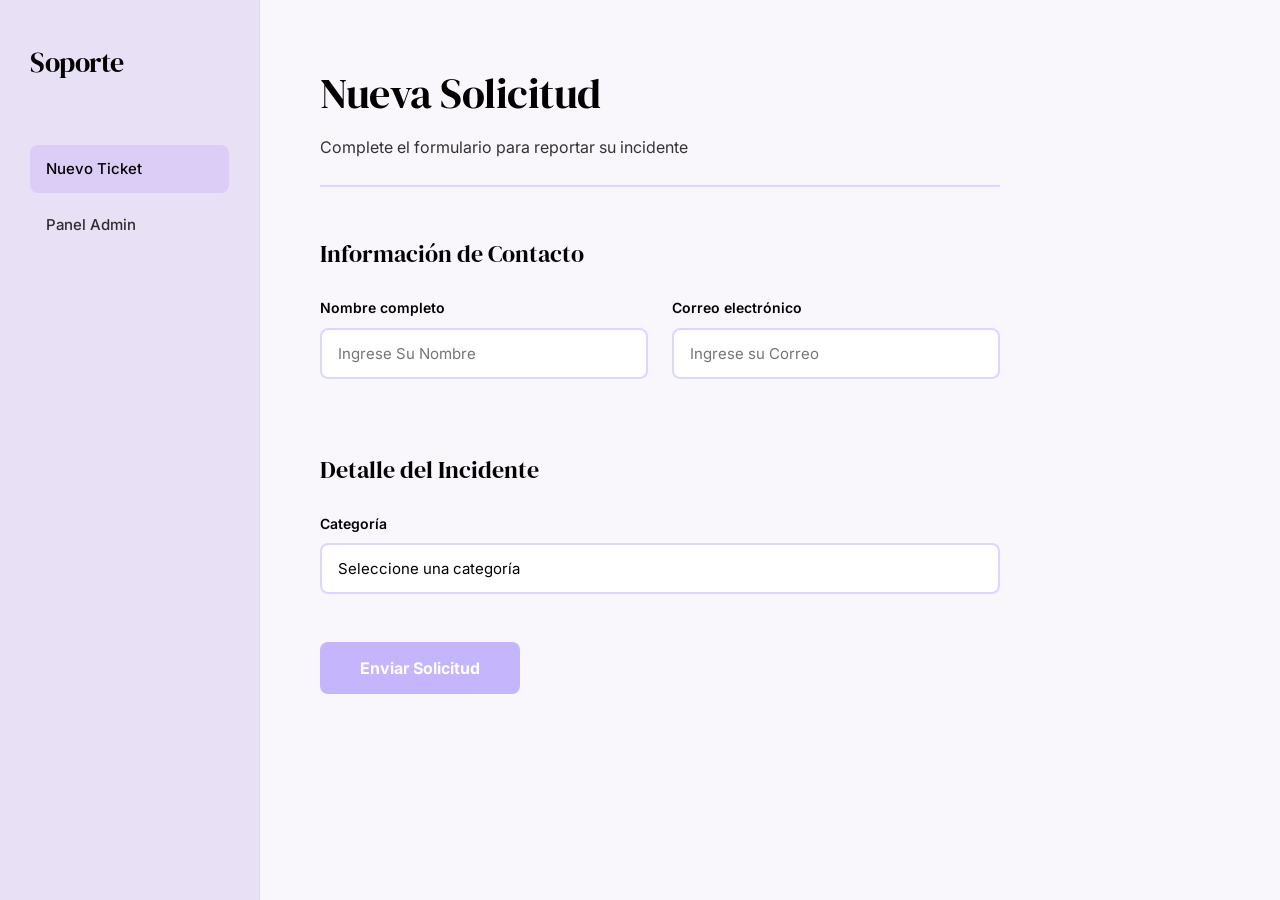
<file: index.html>
<!DOCTYPE html>
<html lang="es">
<head>
    <meta charset="UTF-8">
    <meta name="viewport" content="width=device-width, initial-scale=1.0">
    <title>Sistema de Tickets</title>
    <link href="https://fonts.googleapis.com/css2?family=DM+Serif+Display&family=Inter:wght@400;500;600&display=swap" rel="stylesheet">
    <link rel="stylesheet" href="style.css">
</head>
<body>
    <div class="page">
        <aside class="sidebar">
            <div class="brand">Soporte</div>
            <nav class="nav">
                <a href="#" class="nav-item active">Nuevo Ticket</a>
                <a href="admin.html" class="nav-item">Panel Admin</a>
            </nav>
        </aside>
        
        <main class="main">
            <header class="header">
                <h1>Nueva Solicitud</h1>
                <p class="subtitle">Complete el formulario para reportar su incidente</p>
            </header>
            
            <form id="formTicket" class="form">
                
                <section class="form-section">
                    <h2>Información de Contacto</h2>
                    <div class="form-row">
                        <div class="field">
                            <label>Nombre completo</label>
                            <input type="text" id="solicitante" required placeholder="Ingrese Su Nombre">
                        </div>
                        <div class="field">
                            <label>Correo electrónico</label>
                            <input type="email" id="email" required placeholder="Ingrese su Correo">
                        </div>
                    </div>
                </section>

                <section class="form-section">
                    <h2>Detalle del Incidente</h2>
                    
                    <div class="field">
                        <label>Categoría</label>
                        <select id="categoria" required>
    <option value="">Seleccione una categoría</option>
    <option value="hardware">Hardware y Equipos</option>
    <option value="software">Software y Aplicaciones</option>
    <option value="red">Red y Conectividad</option>
    <option value="impresion">Impresoras</option>
    <option value="accesos">Accesos y Seguridad</option>
    <option value="otros">Otros</option>
</select>
                    </div>

                    <div class="field" id="campo-problema" style="display:none;">
                        <label>Problema específico</label>
                        <select id="problema" required>
                            <option value="">Seleccione el problema</option>
                        </select>
                    </div>

                    <div class="field" id="campo-detalles" style="display:none;">
                        <label>Descripción detallada <span class="required">*</span></label>
                        <textarea id="detalles" rows="5" required placeholder="Describa el incidente con el mayor detalle posible..."></textarea>
                    </div>
                </section>

                <div class="summary-card" id="vista-previa" style="display:none;">
                    <div class="summary-header">
                        <span class="summary-title">Resumen de la Solicitud</span>
                        <span class="badge" id="tag-prioridad">Media</span>
                    </div>
                    <p class="summary-problem" id="vp-problema-texto">-</p>
                    <p class="summary-note">Se enviará confirmación al correo proporcionado</p>
                </div>

                <div class="actions">
                    <button type="submit" class="btn-primary" id="btn-enviar" disabled>
                        Enviar Solicitud
                    </button>
                </div>
            </form>

            <div class="success-message" id="mensaje-exito" style="display:none;">
                <div class="success-icon">✓</div>
                <h2>Solicitud Recibida</h2>
                <p>Su ticket ha sido registrado correctamente</p>
                <div class="ticket-details">
                    <p><strong>Ticket N°</strong> <span id="numero-ticket">-</span></p>
                    <p><strong>Prioridad</strong> <span id="prioridad-confirmada">-</span></p>
                    <p><strong>Email</strong> <span id="email-confirmado">-</span></p>
                </div>
                <button class="btn-secondary" onclick="location.reload()">Nueva Solicitud</button>
            </div>
        </main>
    </div>

    <script>
        const API_URL = 'https://tickets-api-63tv.onrender.com';
    </script>
    <script src="app.js"></script>
</body>
</html>
</file>
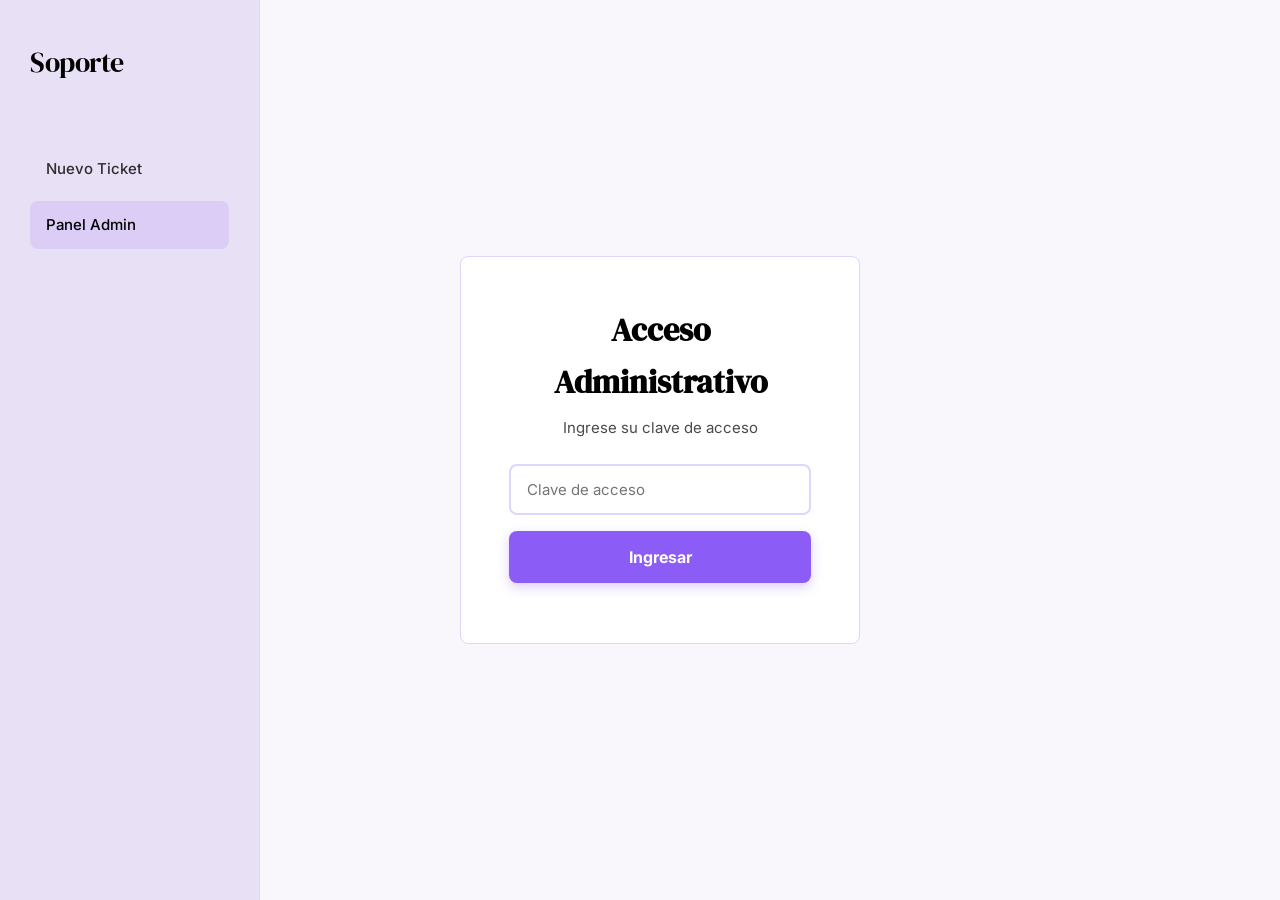
<file: admin.html>
<!DOCTYPE html>
<html lang="es">
<head>
    <meta charset="UTF-8">
    <meta name="viewport" content="width=device-width, initial-scale=1.0">
    <title>Panel de Administración</title>
    <link href="https://fonts.googleapis.com/css2?family=DM+Serif+Display&family=Inter:wght@400;500;600&display=swap" rel="stylesheet">
    <link rel="stylesheet" href="style.css">
    <style>
        /* Estilos adicionales específicos del panel */
        .login-main {
            display: flex;
            align-items: center;
            justify-content: center;
            min-height: 100vh;
            margin-left: 260px;
        }
        
        .login-box {
            background: var(--surface);
            padding: 48px;
            border: 1px solid var(--border);
            border-radius: 8px;
            width: 100%;
            max-width: 400px;
            text-align: center;
        }
        
        .login-box h2 {
            font-family: var(--font-serif);
            font-size: 32px;
            margin-bottom: 8px;
        }
        
        .login-box p {
            color: var(--text-muted);
            margin-bottom: 24px;
        }
        
        .login-box input {
            margin-bottom: 16px;
        }
        
        .login-box button {
            width: 100%;
        }
        
        .error-msg {
            color: #c45c4a;
            font-size: 14px;
            margin-top: 12px;
        }
        
        /* Panel de tickets */
        .tickets-header {
            display: flex;
            justify-content: space-between;
            align-items: center;
            margin-bottom: 32px;
            padding-bottom: 24px;
            border-bottom: 1px solid var(--border);
        }
        
        .tickets-title {
            font-family: var(--font-serif);
            font-size: 32px;
        }
        
        .stats-row {
            display: flex;
            gap: 16px;
        }
        
        .stat-box {
            background: #f5f4f2;
            padding: 16px 24px;
            border-radius: 4px;
            text-align: center;
        }
        
        .stat-number {
            font-size: 28px;
            font-weight: 600;
            color: var(--accent);
        }
        
        .stat-label {
            font-size: 12px;
            color: var(--text-muted);
            text-transform: uppercase;
            letter-spacing: 0.5px;
        }
        
        /* Filtros */
        .filters {
            display: flex;
            gap: 12px;
            margin-bottom: 24px;
        }
        
        .filter-btn {
            background: transparent;
            border: 1px solid var(--border);
            padding: 10px 20px;
            font-family: var(--font-sans);
            font-size: 14px;
            cursor: pointer;
            border-radius: 4px;
            transition: all 0.2s;
        }
        
        .filter-btn:hover,
        .filter-btn.active {
            background: var(--accent);
            color: white;
            border-color: var(--accent);
        }
        
        /* Lista de tickets */
        .ticket-item {
            background: var(--surface);
            border: 1px solid var(--border);
            border-left: 4px solid;
            padding: 24px;
            margin-bottom: 16px;
            border-radius: 4px;
        }
        
        .ticket-item.critica { border-left-color: #c45c4a; }
        .ticket-item.alta { border-left-color: #c4a13d; }
        .ticket-item.media { border-left-color: var(--accent); }
        .ticket-item.baja { border-left-color: #8b8b8b; }
        
        .ticket-header {
            display: flex;
            justify-content: space-between;
            align-items: flex-start;
            margin-bottom: 12px;
        }
        
        .ticket-id {
            font-weight: 600;
            font-size: 16px;
        }
        
        .ticket-meta {
            color: var(--text-muted);
            font-size: 14px;
            margin-bottom: 12px;
        }
        
        .ticket-desc {
            background: #f5f4f2;
            padding: 16px;
            border-radius: 4px;
            margin-bottom: 12px;
            font-size: 14px;
            line-height: 1.6;
            white-space: pre-wrap;
        }
        
        .ticket-details-extra {
            margin-top: 12px;
            padding: 12px;
            background: #e8f4e8;
            border-radius: 4px;
            font-size: 13px;
        }
        
        .ticket-actions {
            display: flex;
            gap: 12px;
            margin-top: 16px;
        }
        
        .btn-small {
            padding: 8px 16px;
            font-size: 13px;
        }
        
        .btn-resolve {
            background: var(--accent);
            color: white;
            border: none;
        }
        
        .btn-reopen {
            background: #8b8b8b;
            color: white;
            border: none;
        }
        
        .btn-delete {
            background: transparent;
            color: #c45c4a;
            border: 1px solid #c45c4a;
            margin-left: auto;
        }
        
        .btn-delete:hover {
            background: #c45c4a;
            color: white;
        }
        
        .empty-state {
            text-align: center;
            padding: 60px;
            color: var(--text-muted);
        }
        
        .closed {
            opacity: 0.7;
        }
        
        /* Responsive */
        @media (max-width: 900px) {
            .login-main {
                margin-left: 0;
            }
            
            .tickets-header {
                flex-direction: column;
                align-items: flex-start;
                gap: 16px;
            }
            
            .ticket-actions {
                flex-wrap: wrap;
            }
        }
    </style>
</head>
<body>
    <div class="page">
        <!-- Sidebar igual que en index.html -->
        <aside class="sidebar">
            <div class="brand">Soporte</div>
            <nav class="nav">
                <a href="index.html" class="nav-item">Nuevo Ticket</a>
                <a href="#" class="nav-item active">Panel Admin</a>
            </nav>
        </aside>
        
        <!-- Login Screen -->
        <main class="main login-main" id="login-screen">
            <div class="login-box">
                <h2>Acceso Administrativo</h2>
                <p>Ingrese su clave de acceso</p>
                <input type="password" id="password" placeholder="Clave de acceso" onkeypress="if(event.key==='Enter')login()">
                <button class="btn-primary" onclick="login()">Ingresar</button>
                <div id="error-msg" class="error-msg"></div>
            </div>
        </main>
        
        <!-- Panel Content -->
        <main class="main" id="panel-content" style="display:none;">
            <div class="tickets-header">
                <h1 class="tickets-title">Gestión de Tickets</h1>
                <div class="stats-row">
                    <div class="stat-box">
                        <div class="stat-number" id="stat-open">0</div>
                        <div class="stat-label">Abiertos</div>
                    </div>
                    <div class="stat-box">
                        <div class="stat-number" id="stat-crit">0</div>
                        <div class="stat-label">Críticos</div>
                    </div>
                </div>
            </div>
            
            <div class="filters">
                <button class="filter-btn active" onclick="filter('all', this)">Todos</button>
                <button class="filter-btn" onclick="filter('open', this)">Abiertos</button>
                <button class="filter-btn" onclick="filter('closed', this)">Resueltos</button>
            </div>
            
            <div id="tickets-list">
                <div class="empty-state">Cargando tickets...</div>
            </div>
        </main>
    </div>

    <script>
        const API_URL = 'https://tickets-api-63tv.onrender.com';
        let TOKEN = '';
        let ticketsData = [];

        async function login() {
            const pwd = document.getElementById('password').value;
            document.getElementById('error-msg').textContent = '';
            
            if (!pwd) {
                document.getElementById('error-msg').textContent = 'Ingrese su clave';
                return;
            }
            
            TOKEN = pwd;
            
            try {
                const res = await fetch(`${API_URL}/api/admin/tickets`, {
                    headers: { 'x-api-key': TOKEN }
                });
                
                if (res.status === 401) {
                    document.getElementById('error-msg').textContent = 'Clave incorrecta';
                    TOKEN = '';
                    return;
                }
                
                ticketsData = await res.json();
                document.getElementById('login-screen').style.display = 'none';
                document.getElementById('panel-content').style.display = 'block';
                renderTickets('all');
                updateStats();
                
            } catch (err) {
                document.getElementById('error-msg').textContent = 'Error de conexión';
                TOKEN = '';
            }
        }

        function renderTickets(filter) {
            const container = document.getElementById('tickets-list');
            let list = ticketsData;
            
            if (filter === 'open') list = ticketsData.filter(t => t.estado === 'Abierto');
            if (filter === 'closed') list = ticketsData.filter(t => t.estado === 'Cerrado');
            
            if (list.length === 0) {
                container.innerHTML = '<div class="empty-state">No hay tickets en esta categoría</div>';
                return;
            }
            
            container.innerHTML = list.map(t => `
                <div class="ticket-item ${t.prioridad.toLowerCase()} ${t.estado === 'Cerrado' ? 'closed' : ''}">
                    <div class="ticket-header">
                        <span class="ticket-id">Ticket #${t.id}: ${esc(t.titulo)}</span>
                        <span class="badge ${t.prioridad.toLowerCase()}">${t.prioridad}</span>
                    </div>
                    <div class="ticket-meta">
                        ${t.email} · ${t.solicitante} · ${new Date(t.fecha_creacion).toLocaleString()} · Estado: ${t.estado}
                    </div>
                    <div class="ticket-desc">${esc(t.descripcion)}</div>
                    ${t.detalles_extra ? `<div class="ticket-details-extra"><strong>Notas adicionales:</strong> ${esc(t.detalles_extra)}</div>` : ''}
                    <div class="ticket-actions">
                        ${t.estado === 'Abierto' 
                            ? `<button class="btn-small btn-resolve" onclick="updateStatus(${t.id}, 'Cerrado')">Marcar Resuelto</button>`
                            : `<button class="btn-small btn-reopen" onclick="updateStatus(${t.id}, 'Abierto')">Reabrir</button>`
                        }
                        <button class="btn-small btn-delete" onclick="deleteTicket(${t.id})">Eliminar</button>
                    </div>
                </div>
            `).join('');
        }

        function updateStats() {
            const open = ticketsData.filter(t => t.estado === 'Abierto').length;
            const crit = ticketsData.filter(t => t.prioridad === 'Critica' && t.estado === 'Abierto').length;
            document.getElementById('stat-open').textContent = open;
            document.getElementById('stat-crit').textContent = crit;
        }

        async function updateStatus(id, status) {
            await fetch(`${API_URL}/api/admin/tickets/${id}`, {
                method: 'PUT',
                headers: { 
                    'Content-Type': 'application/json',
                    'x-api-key': TOKEN
                },
                body: JSON.stringify({ estado: status })
            });
            await login();
        }

        async function deleteTicket(id) {
            if (!confirm('¿Eliminar el ticket #' + id + '?')) return;
            await fetch(`${API_URL}/api/admin/tickets/${id}`, {
                method: 'DELETE',
                headers: { 'x-api-key': TOKEN }
            });
            await login();
        }

        function filter(type, btn) {
            document.querySelectorAll('.filter-btn').forEach(b => b.classList.remove('active'));
            btn.classList.add('active');
            renderTickets(type);
        }

        function esc(text) {
            const div = document.createElement('div');
            div.textContent = text;
            return div.innerHTML;
        }

        // Seguridad: pedir clave al volver
        document.addEventListener('visibilitychange', () => {
            if (!document.hidden && TOKEN) {
                location.reload();
            }
        });
    </script>
</body>
</html>
</file>
<file: style.css>
:root {
    --bg: #FAF7FC;           /* Lila casi blanco */
    --surface: #FFFFFF;       /* Blanco */
    --sidebar: #E8E0F5;     /* Lavanda claro */
    --sidebar-text: #000000;  /* NEGRO */
    --text: #000000;          /* NEGRO puro */
    --text-muted: #4A4A4A;    /* Gris oscuro, casi negro */
    --accent: #8B5CF6;        /* Violeta */
    --accent-hover: #7C3AED;  /* Violeta más oscuro */
    --border: #DDD6FE;        /* Lavanda borde */
    --shadow: rgba(139, 92, 246, 0.1);
    --font-serif: 'DM Serif Display', serif;
    --font-sans: 'Inter', sans-serif;
}

* {
    margin: 0;
    padding: 0;
    box-sizing: border-box;
}

body {
    font-family: var(--font-sans);
    background: var(--bg);
    color: var(--text); /* NEGRO */
    line-height: 1.6;
    font-size: 15px;
}

.page {
    display: flex;
    min-height: 100vh;
}

/* Sidebar lavanda */
.sidebar {
    width: 260px;
    background: var(--sidebar); /* Lavanda pastel */
    color: var(--sidebar-text); /* NEGRO */
    padding: 40px 30px;
    position: fixed;
    height: 100vh;
    border-right: 1px solid var(--border);
}

.brand {
    font-family: var(--font-serif);
    font-size: 28px;
    margin-bottom: 60px;
    letter-spacing: -0.5px;
    color: #000000; /* NEGRO */
}

.nav {
    display: flex;
    flex-direction: column;
    gap: 8px;
}

.nav-item {
    color: #000000; /* NEGRO */
    text-decoration: none;
    padding: 12px 16px;
    border-radius: 8px;
    opacity: 0.8;
    transition: all 0.2s;
    font-weight: 500;
}

.nav-item:hover,
.nav-item.active {
    opacity: 1;
    background: rgba(139, 92, 246, 0.15); /* Violeta muy suave */
    color: #000000;
}

/* Main Content */
.main {
    flex: 1;
    margin-left: 260px;
    padding: 60px;
    max-width: 800px;
}

.header {
    margin-bottom: 48px;
    padding-bottom: 24px;
    border-bottom: 2px solid var(--border); /* Violeta borde */
}

.header h1 {
    font-family: var(--font-serif);
    font-size: 42px;
    font-weight: 400;
    margin-bottom: 8px;
    letter-spacing: -0.5px;
    color: #000000; /* NEGRO */
}

.subtitle {
    color: #333333; /* Casi negro */
    font-size: 16px;
}

/* Form */
.form-section {
    margin-bottom: 48px;
}

.form-section h2 {
    font-family: var(--font-serif);
    font-size: 24px;
    font-weight: 400;
    margin-bottom: 24px;
    color: #000000; /* NEGRO */
}

.form-row {
    display: grid;
    grid-template-columns: 1fr 1fr;
    gap: 24px;
}

.field {
    margin-bottom: 24px;
}

label {
    display: block;
    font-weight: 600; /* Más bold para contraste */
    margin-bottom: 8px;
    font-size: 14px;
    color: #000000; /* NEGRO */
}

.required {
    color: #DC2626; /* Rojo para destacar */
    font-weight: 700;
}

input, select, textarea {
    width: 100%;
    padding: 14px 16px;
    border: 2px solid var(--border); /* Violeta borde */
    border-radius: 8px;
    font-family: var(--font-sans);
    font-size: 15px;
    background: var(--surface);
    color: #000000; /* NEGRO */
    transition: all 0.2s;
}

input:focus, select:focus, textarea:focus {
    outline: none;
    border-color: var(--accent); /* Violeta */
    box-shadow: 0 0 0 4px rgba(139, 92, 246, 0.1);
}

textarea {
    resize: vertical;
    min-height: 120px;
}

select {
    cursor: pointer;
    appearance: none;
    background-image: url("data:image/svg+xml,%3Csvg width='12' height='8' viewBox='0 0 12 8' fill='none'%3E%3Cpath d='M1 1.5L6 6.5L11 1.5' stroke='%23000000' stroke-width='2' stroke-linecap='round' stroke-linejoin='round'/%3E%3C/svg%3E");
    background-repeat: no-repeat;
    background-position: right 16px center;
    padding-right: 40px;
}

/* Summary Card */
.summary-card {
    background: #F3E8FF; /* Violeta muy suave */
    border-left: 4px solid var(--accent); /* Violeta */
    padding: 28px;
    margin: 40px 0;
    border-radius: 0 8px 8px 0;
}

.summary-header {
    display: flex;
    justify-content: space-between;
    align-items: center;
    margin-bottom: 16px;
}

.summary-title {
    font-weight: 700; /* Bold */
    font-size: 13px;
    text-transform: uppercase;
    letter-spacing: 1px;
    color: #000000; /* NEGRO */
}

.badge {
    padding: 8px 16px;
    font-size: 12px;
    font-weight: 700; /* Bold */
    text-transform: uppercase;
    letter-spacing: 0.5px;
    border-radius: 6px;
    background: #FFFFFF;
    color: #000000; /* NEGRO */
    border: 2px solid;
}

.badge.critica { background: #FECACA; border-color: #DC2626; }
.badge.alta { background: #FDE68A; border-color: #D97706; }
.badge.media { background: #DDD6FE; border-color: #f2f532; }
.badge.baja { background: #E5E7EB; border-color: #4ddd49; }

.summary-problem {
    font-size: 18px;
    margin-bottom: 12px;
    color: #000000; /* NEGRO */
    font-weight: 500;
}

.summary-note {
    font-size: 14px;
    color: #4A4A4A; /* Casi negro */
}

/* Buttons */
.actions {
    margin-top: 40px;
}

.btn-primary {
    background: var(--accent); /* Violeta */
    color: #FFFFFF; /* Blanco para contraste */
    border: none;
    padding: 16px 40px;
    font-family: var(--font-sans);
    font-size: 16px;
    font-weight: 700; /* Bold */
    border-radius: 8px;
    cursor: pointer;
    transition: all 0.2s;
    box-shadow: 0 4px 12px rgba(139, 92, 246, 0.3);
}

.btn-primary:hover:not(:disabled) {
    background: var(--accent-hover);
    transform: translateY(-2px);
    box-shadow: 0 6px 20px rgba(139, 92, 246, 0.4);
}

.btn-primary:disabled {
    background: #C4B5FD; /* Violeta apagado */
    color: #FFFFFF;
    cursor: not-allowed;
    box-shadow: none;
}

.btn-secondary {
    background: transparent;
    color: var(--accent); /* Violeta */
    border: 2px solid var(--accent);
    padding: 14px 32px;
    font-family: var(--font-sans);
    font-size: 15px;
    font-weight: 600;
    cursor: pointer;
    border-radius: 8px;
    margin-top: 24px;
}

.btn-secondary:hover {
    background: var(--accent);
    color: #FFFFFF;
}

/* Success */
.success-message {
    text-align: center;
    padding: 60px 40px;
    background: var(--surface);
    border: 2px solid var(--border);
    border-radius: 12px;
}

.success-icon {
    width: 64px;
    height: 64px;
    background: var(--accent); /* Violeta */
    color: #FFFFFF;
    border-radius: 50%;
    display: flex;
    align-items: center;
    justify-content: center;
    font-size: 28px;
    margin: 0 auto 24px;
    font-weight: 700;
}

.success-message h2 {
    font-family: var(--font-serif);
    font-size: 32px;
    font-weight: 400;
    margin-bottom: 8px;
    color: #000000; /* NEGRO */
}

.success-message > p {
    color: #333333; /* Casi negro */
    margin-bottom: 32px;
}

.ticket-details {
    background: #F5F3FF; /* Violeta muy suave */
    padding: 28px;
    margin-bottom: 32px;
    text-align: left;
    border-radius: 8px;
    border: 1px solid var(--border);
}

.ticket-details p {
    margin-bottom: 14px;
    padding-bottom: 14px;
    border-bottom: 1px solid var(--border);
    color: #000000; /* NEGRO */
}

.ticket-details p:last-child {
    margin-bottom: 0;
    padding-bottom: 0;
    border-bottom: none;
}

.ticket-details strong {
    display: inline-block;
    width: 120px;
    color: #000000; /* NEGRO */
    font-weight: 700;
}

@media (max-width: 900px) {
    .sidebar {
        width: 100%;
        position: relative;
        height: auto;
        padding: 20px;
    }
    
    .main {
        margin-left: 0;
    }
    
    .page {
        flex-direction: column;
    }
}
</file>
